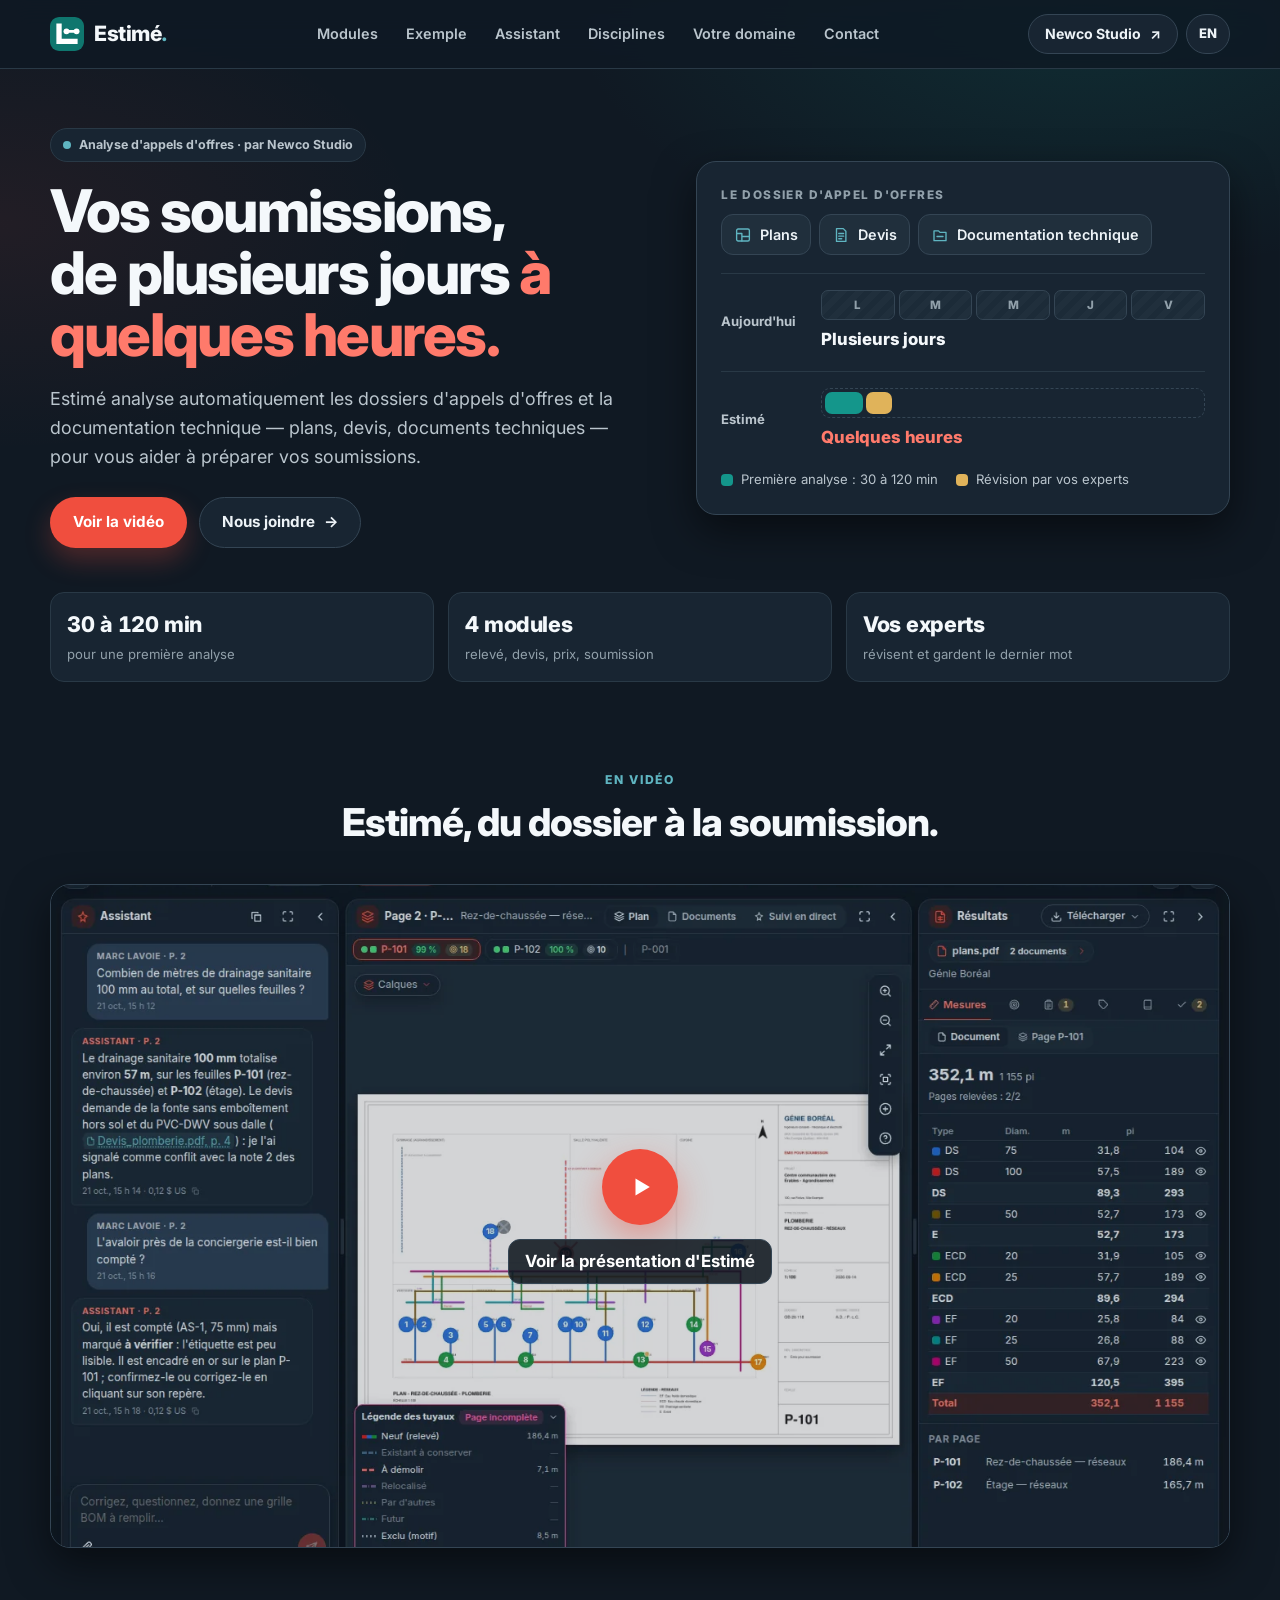
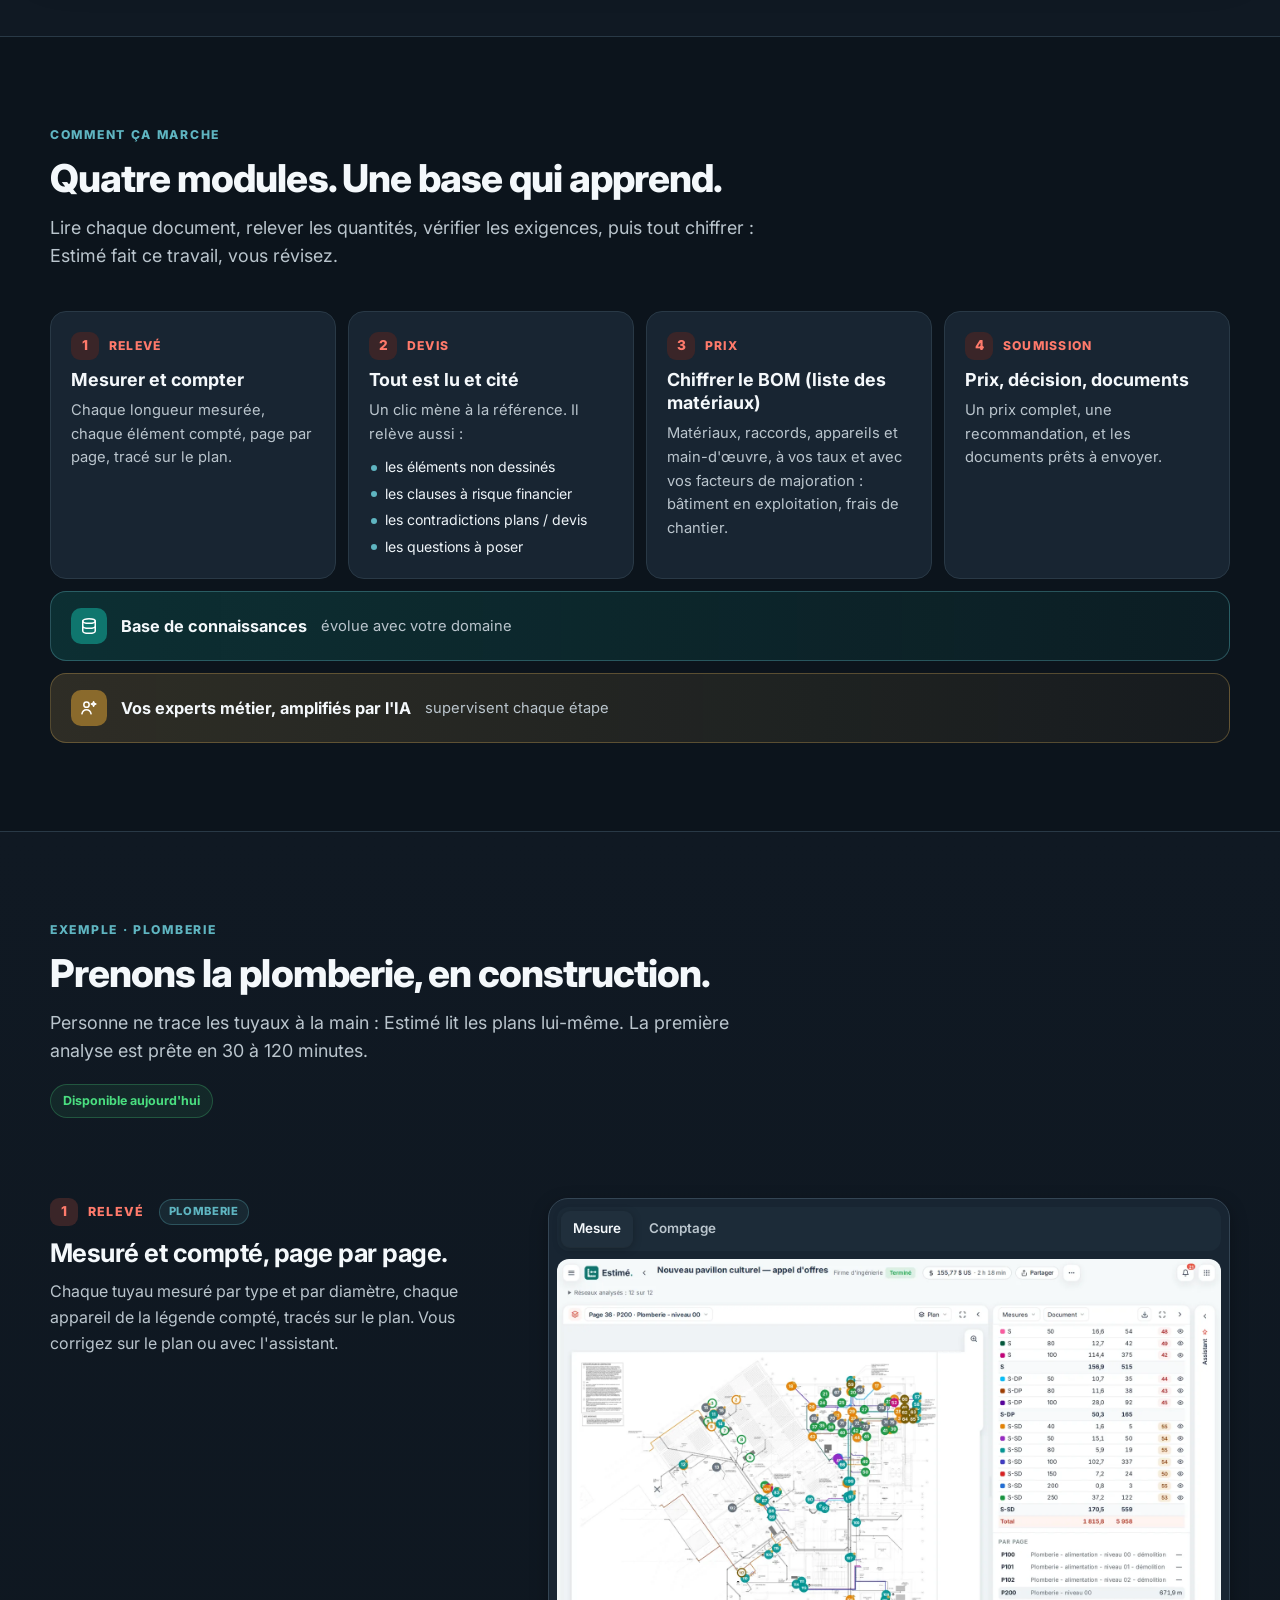
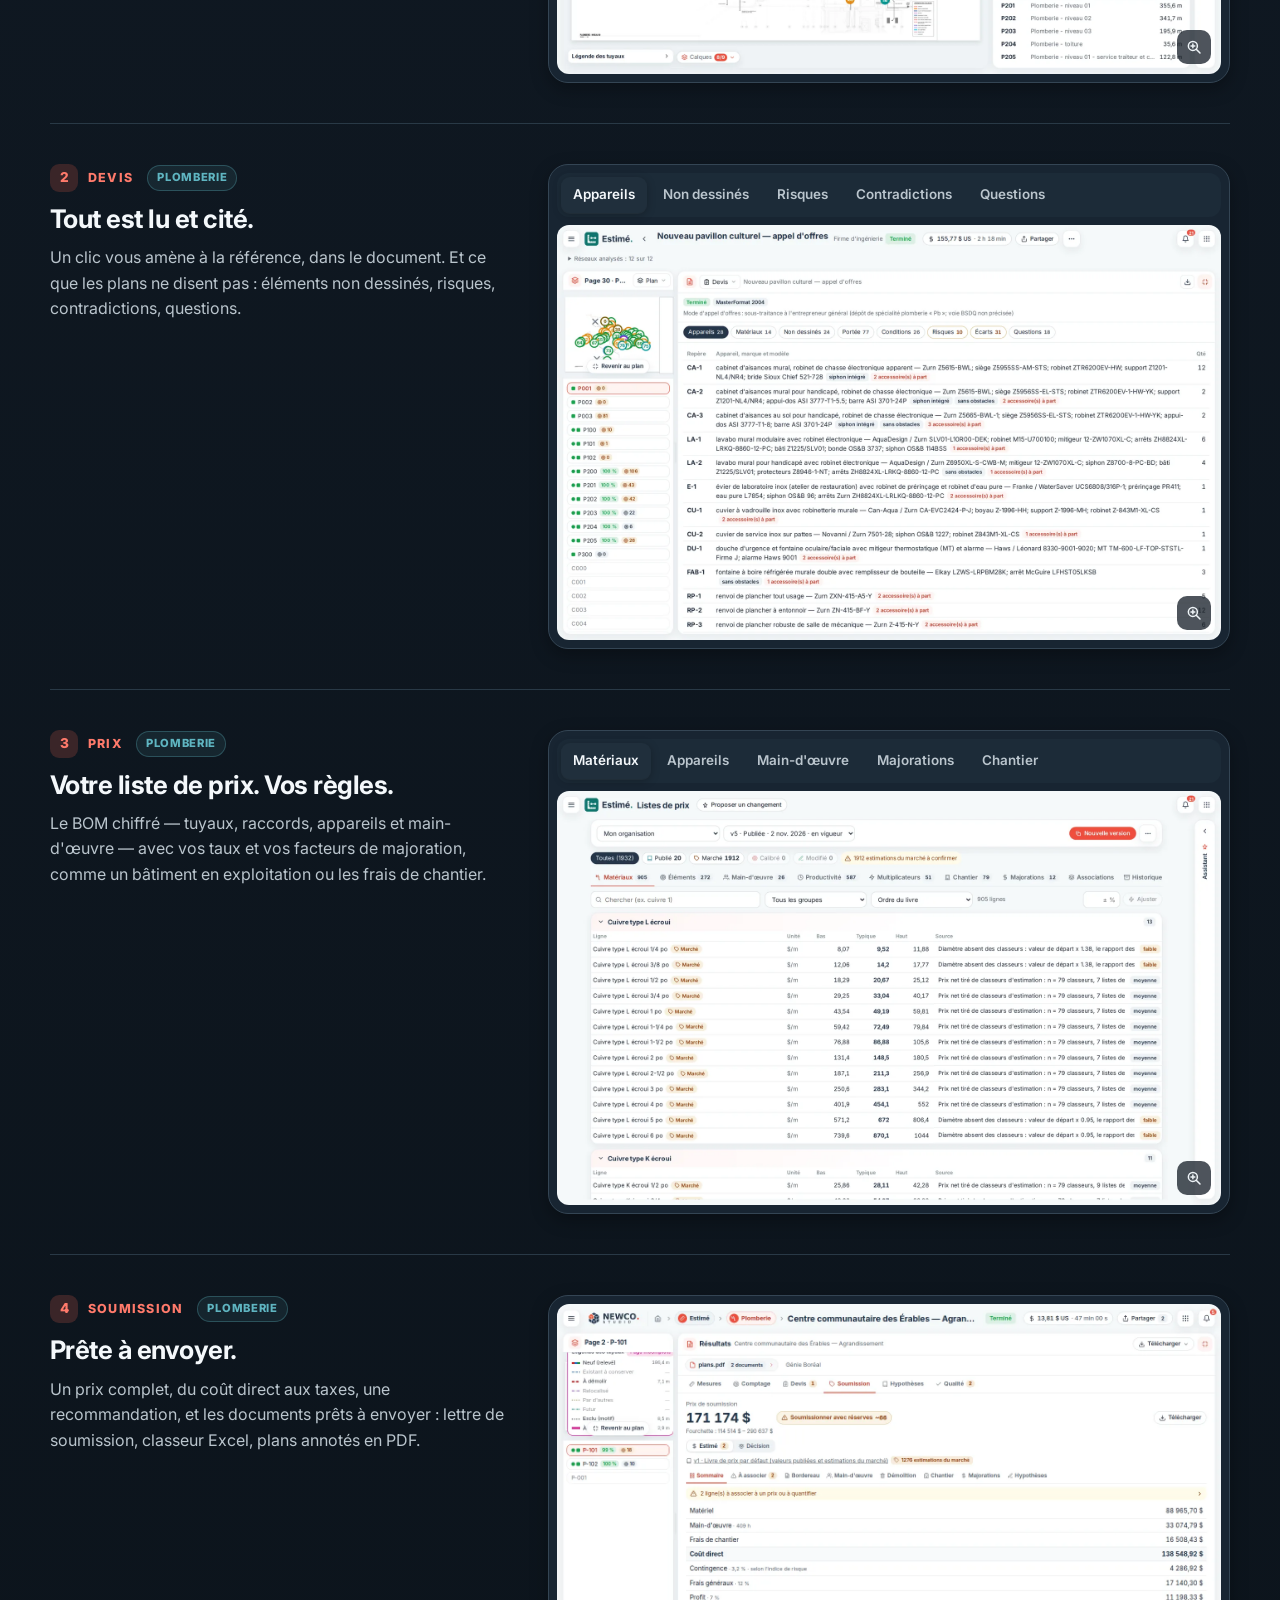
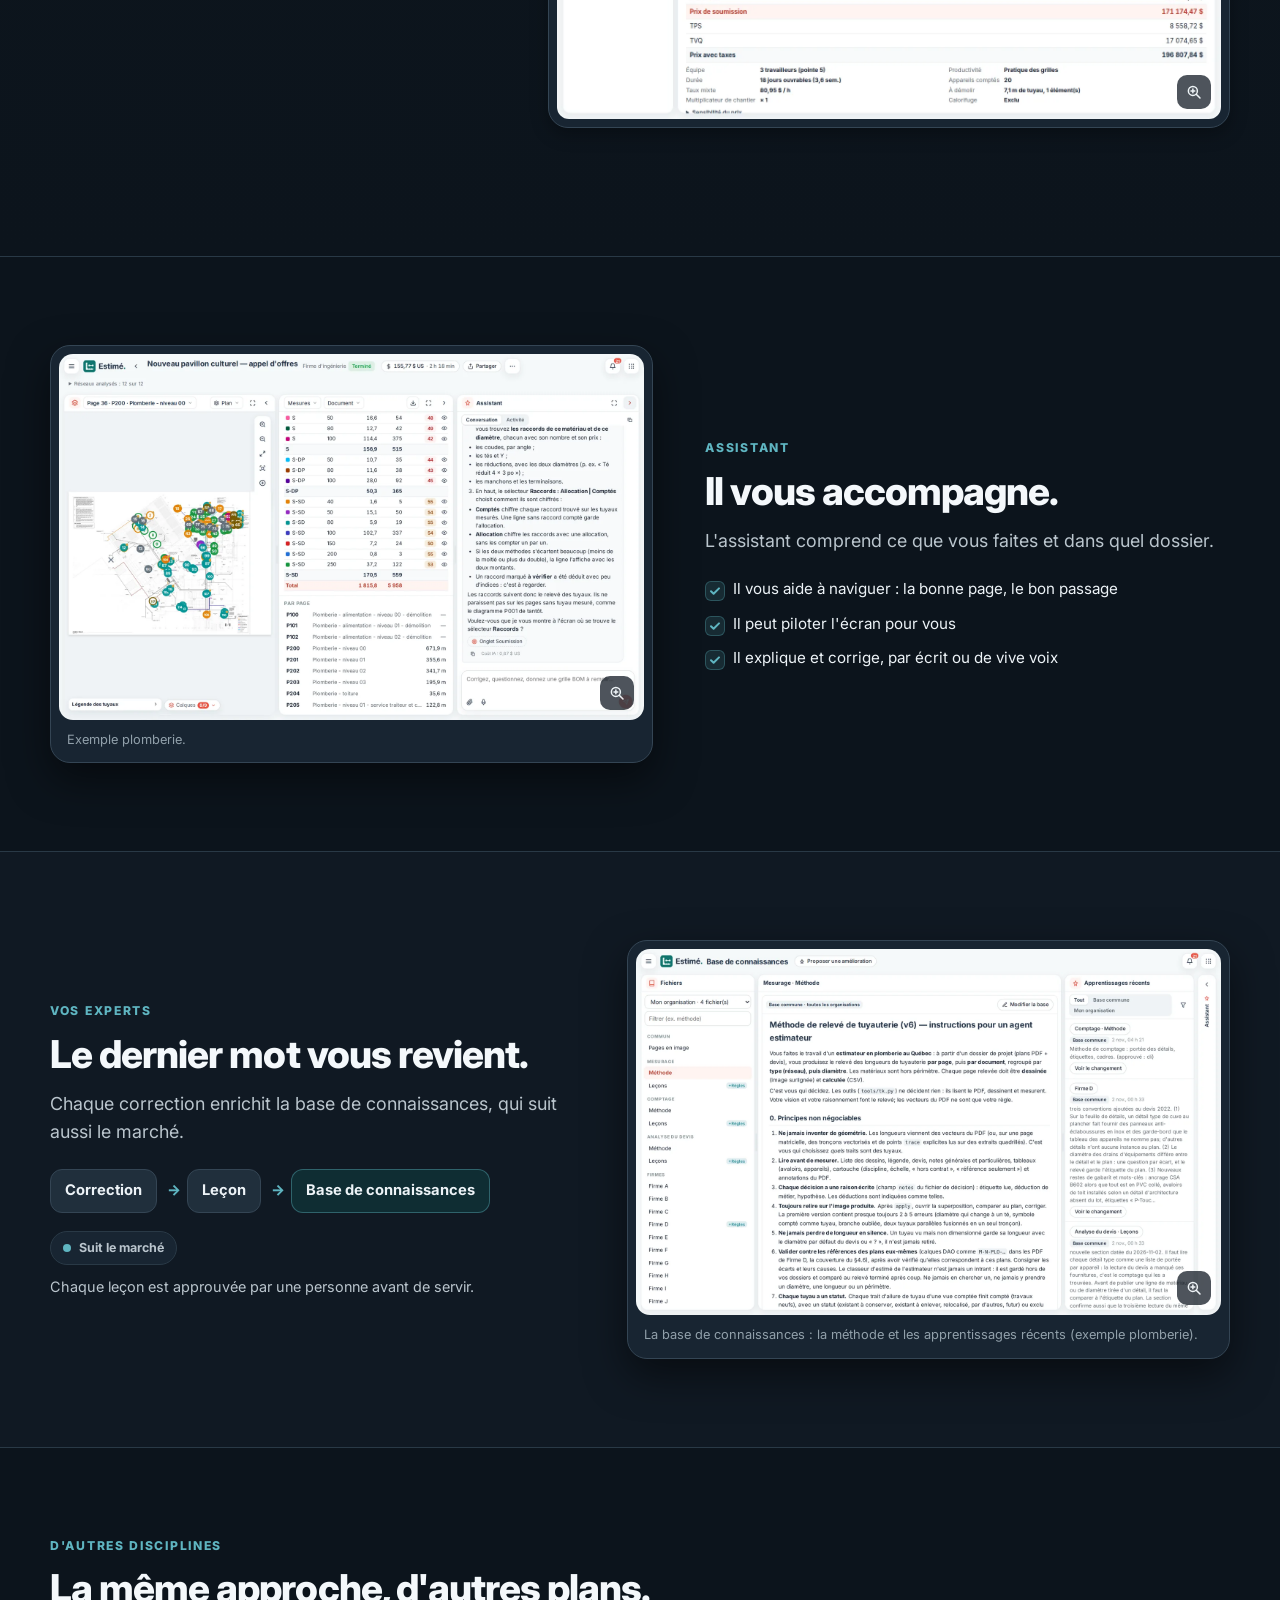
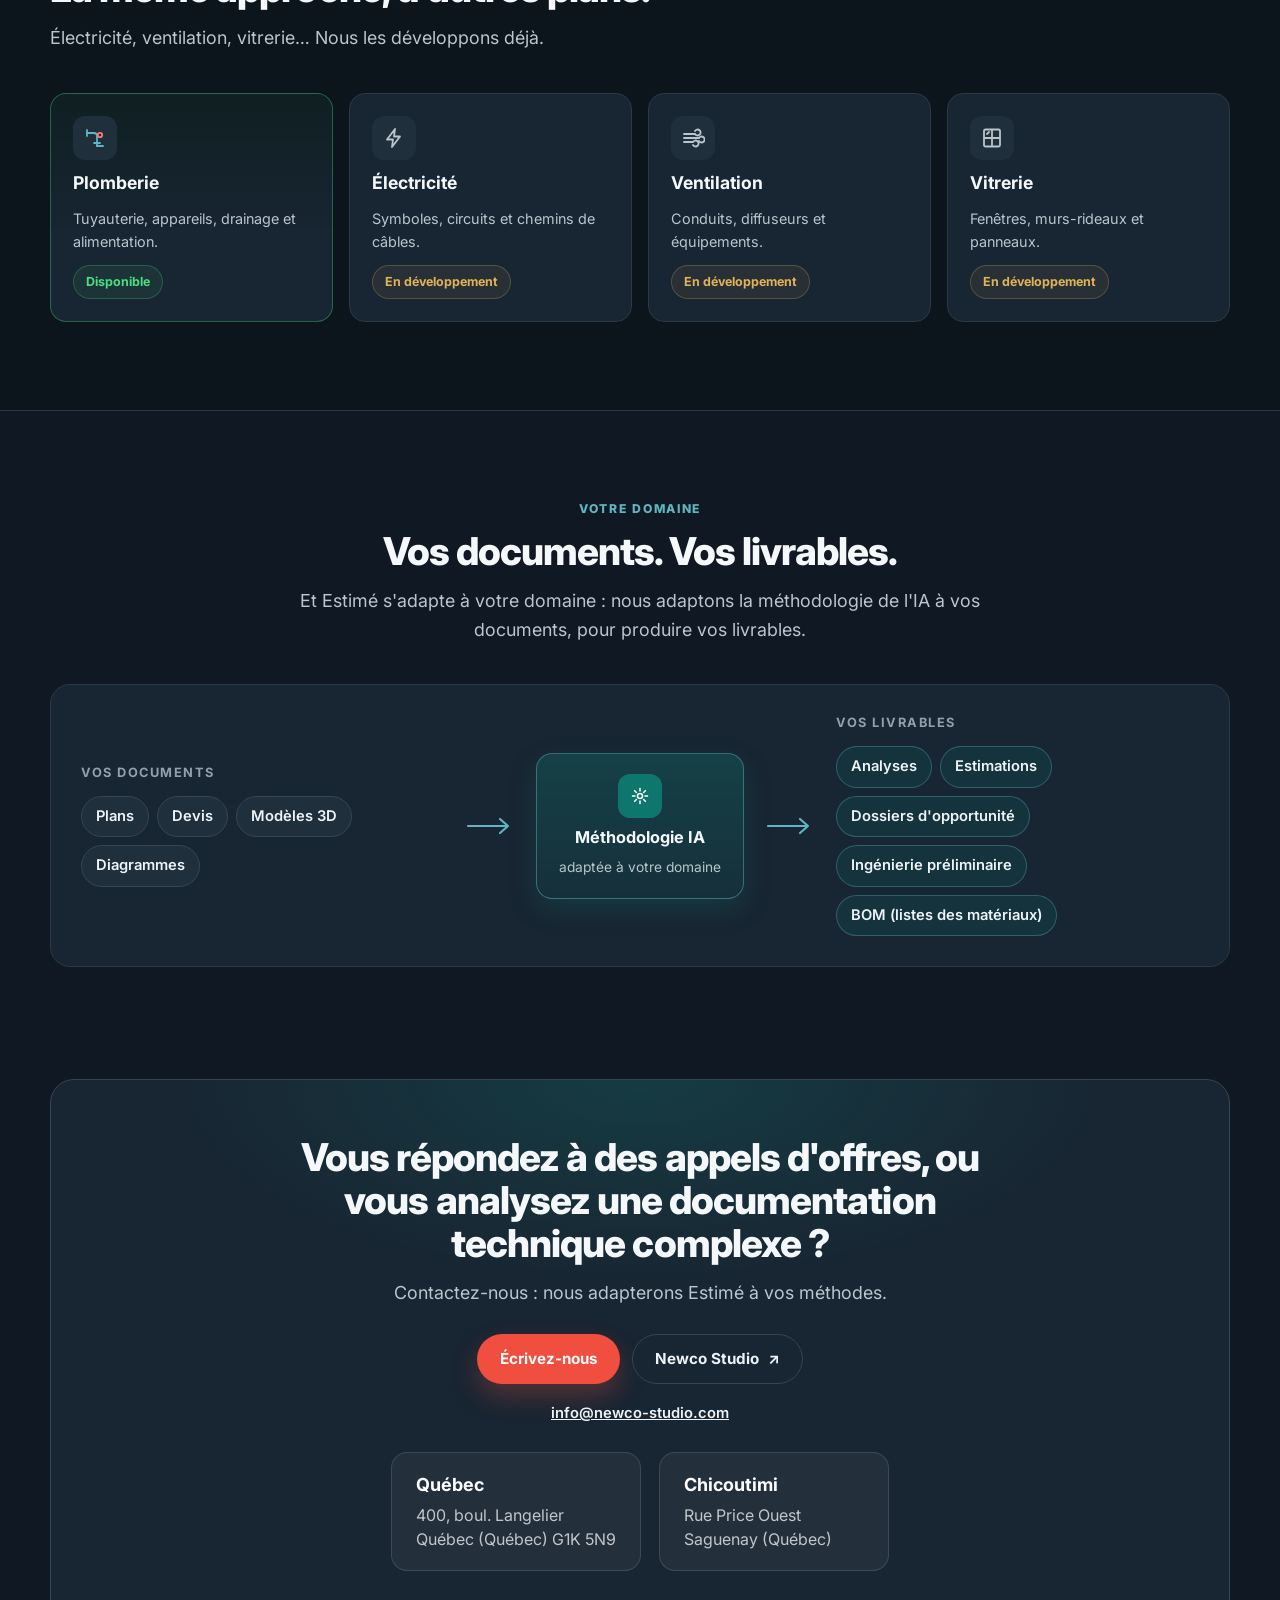
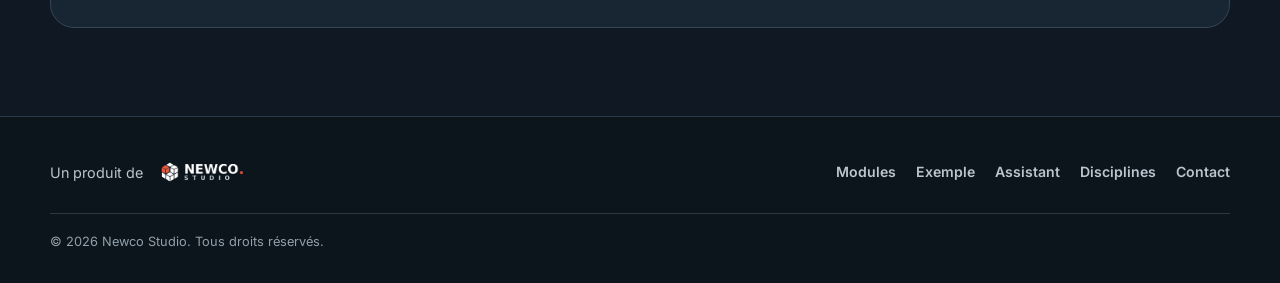
<file: index.html>
<!DOCTYPE html>
<html lang="fr-CA">
<head>
<meta charset="utf-8">
<meta name="viewport" content="width=device-width, initial-scale=1">
<title>Estimé — L'analyse automatique des appels d'offres et de la documentation technique</title>
<meta name="description" content="Estimé analyse automatiquement les dossiers d'appels d'offres et la documentation technique — plans, devis, documents techniques — pour préparer vos soumissions : de plusieurs jours à quelques heures. Un produit Newco Studio." data-i18n="content" data-content-en="Estimate automatically analyses tender packages and technical documentation — drawings, specifications, technical documents — to prepare your bids: from several days to a few hours. A Newco Studio product.">
<meta name="theme-color" content="#101923">
<meta name="color-scheme" content="dark">
<link rel="icon" type="image/svg+xml" href="images/estime-icon.svg">
<link rel="icon" type="image/png" sizes="32x32" href="images/favicon-32.png">
<link rel="apple-touch-icon" href="images/apple-touch-icon.png">
<meta property="og:type" content="website">
<meta property="og:site_name" content="Estimé · Newco Studio">
<meta property="og:title" content="Estimé — L'analyse automatique des appels d'offres">
<meta property="og:description" content="Plans, devis et documentation technique analysés automatiquement : vos soumissions, de plusieurs jours à quelques heures.">
<meta property="og:image" content="images/og-image.jpg">
<meta property="og:image:width" content="1200">
<meta property="og:image:height" content="630">
<meta name="twitter:card" content="summary_large_image">
<link rel="preconnect" href="https://fonts.googleapis.com">
<link rel="preconnect" href="https://fonts.gstatic.com" crossorigin>
<link href="https://fonts.googleapis.com/css2?family=Inter:wght@400;500;600;700;800&display=swap" rel="stylesheet">
<link rel="stylesheet" href="styles.css">
</head>
<body data-lang="fr"
  data-title-fr="Estimé — L'analyse automatique des appels d'offres et de la documentation technique"
  data-title-en="Estimate — Automatic analysis of tender packages and technical documentation">
<a class="skip" href="#main"><span class="fr">Aller au contenu</span><span class="en">Skip to content</span></a>

<header class="nav">
  <div class="wrap nav-in">
    <a class="logo" href="index.html"><img src="images/estime-icon.svg" alt="" width="34" height="34"><span class="fr">Estimé<span class="p">.</span></span><span class="en">Estimate<span class="p">.</span></span></a>
    <nav class="nav-links" id="navLinks" aria-label="Principale" data-i18n="aria-label" data-aria-label-en="Main">
      <a href="#modules">Modules</a>
      <a href="#example"><span class="fr">Exemple</span><span class="en">Example</span></a>
      <a href="#assistant">Assistant</a>
      <a href="#disciplines">Disciplines</a>
      <a href="#field"><span class="fr">Votre domaine</span><span class="en">Your field</span></a>
      <a href="#contact">Contact</a>
    </nav>
    <div class="nav-right">
      <a class="btn btn-ghost btn-sm ext newco" data-ext="NEWCO_URL" href="#contact">Newco Studio</a>
      <button class="lang" id="langBtn" type="button" lang="en" aria-label="English version">EN</button>
      <button class="menu-btn" id="menuBtn" type="button" aria-controls="navLinks" aria-expanded="false" aria-label="Menu"><span></span><span></span><span></span></button>
    </div>
  </div>
</header>

<main id="main">

<!-- 1. HERO -->
<section class="hero">
  <div class="wrap">
    <div class="hero-grid">
      <div>
        <span class="chip"><span class="dot"></span><span class="fr">Analyse d'appels d'offres · par Newco Studio</span><span class="en">Tender analysis · by Newco Studio</span></span>
        <h1><span class="fr">Vos soumissions,<br> de plusieurs jours <span class="hl">à quelques heures.</span></span><span class="en">Your bids,<br> from several days <span class="hl">to a few hours.</span></span></h1>
        <p class="lead"><span class="fr">Estimé analyse automatiquement les dossiers d'appels d'offres et la documentation technique — plans, devis, documents techniques — pour vous aider à préparer vos soumissions.</span><span class="en">Estimate automatically analyses tender packages and technical documentation — drawings, specifications, technical documents — to help you prepare your bids.</span></p>
        <div class="actions">
          <a class="btn btn-primary" href="#video"><span class="fr">Voir la vidéo</span><span class="en">Watch the video</span></a>
          <a class="btn btn-ghost arrow" href="#contact"><span class="fr">Nous joindre</span><span class="en">Contact us</span></a>
        </div>
      </div>

      <figure class="hv">
        <div class="hv-k"><span class="fr">Le dossier d'appel d'offres</span><span class="en">The tender package</span></div>
        <ul class="hv-docs">
          <li><svg viewBox="0 0 24 24" aria-hidden="true"><rect x="3.5" y="4" width="17" height="16" rx="2"/><path d="M3.5 10h7v10M10.5 14h10"/></svg><span class="fr">Plans</span><span class="en">Drawings</span></li>
          <li><svg viewBox="0 0 24 24" aria-hidden="true"><path d="M6 3.5h9l3.5 3.5v13.5H6z"/><path d="M9 10h6.5M9 13.5h6.5M9 17h4"/></svg><span class="fr">Devis</span><span class="en">Specifications</span></li>
          <li><svg viewBox="0 0 24 24" aria-hidden="true"><path d="M4 6.5h6l2 2h8v11H4z"/><path d="M8 14h8"/></svg><span class="fr">Documentation technique</span><span class="en">Technical documents</span></li>
        </ul>
        <div class="hv-row">
          <div class="hv-l"><span class="fr">Aujourd'hui</span><span class="en">Today</span></div>
          <div class="hv-days" aria-hidden="true"><i><span class="fr">L</span><span class="en">M</span></i><i><span class="fr">M</span><span class="en">T</span></i><i><span class="fr">M</span><span class="en">W</span></i><i><span class="fr">J</span><span class="en">T</span></i><i><span class="fr">V</span><span class="en">F</span></i></div>
          <b><span class="fr">Plusieurs jours</span><span class="en">Several days</span></b>
        </div>
        <div class="hv-row now">
          <div class="hv-l"><span class="fr">Estimé</span><span class="en">Estimate</span></div>
          <div class="hv-bar" aria-hidden="true"><span class="a"></span><span class="r"></span></div>
          <b><span class="fr">Quelques heures</span><span class="en">A few hours</span></b>
        </div>
        <figcaption class="hv-key">
          <span><i class="a"></i><span class="fr">Première analyse : 30 à 120 min</span><span class="en">First analysis: 30–120 min</span></span>
          <span><i class="r"></i><span class="fr">Révision par vos experts</span><span class="en">Reviewed by your experts</span></span>
        </figcaption>
      </figure>
    </div>

    <ul class="stats">
      <li class="stat"><b><span class="fr">30 à 120 min</span><span class="en">30–120 min</span></b><span class="fr">pour une première analyse</span><span class="en">for a first analysis</span></li>
      <li class="stat"><b>4 modules</b><span class="fr">relevé, devis, prix, soumission</span><span class="en">takeoff, specification, pricing, bid</span></li>
      <li class="stat"><b><span class="fr">Vos experts</span><span class="en">Your experts</span></b><span class="fr">révisent et gardent le dernier mot</span><span class="en">review and keep the final say</span></li>
    </ul>
  </div>
</section>

<!-- 2. VIDEO -->
<section id="video" style="padding-top:24px">
  <div class="wrap">
    <div class="head center reveal">
      <div class="kicker"><span class="fr">En vidéo</span><span class="en">On video</span></div>
      <h2><span class="fr">Estimé, du dossier à la soumission.</span><span class="en">Estimate, from the package to the bid.</span></h2>
    </div>
    <figure class="vid reveal" data-video-fr="videos/estime-fr.mp4" data-video-en="videos/estime-en.mp4">
      <video preload="none" playsinline controls width="1600" height="1000"
        poster="images/shots/workspace-dark-fr.webp" data-poster-en="images/shots/workspace-dark-en.webp"
        aria-label="Vidéo explicative d'Estimé" data-aria-label-en="Estimate explainer video" data-i18n="poster aria-label">
        <source src="videos/estime-fr.mp4" type="video/mp4">
      </video>
      <button class="vid-play" type="button">
        <span class="pb" aria-hidden="true"><svg viewBox="0 0 20 20"><path d="M5 3.5v13l11-6.5z" fill="#fff"/></svg></span>
        <span><span class="fr">Voir la présentation d'Estimé</span><span class="en">Watch the Estimate overview</span>
          <small class="when-soon"><span class="fr">Vidéo bientôt disponible</span><span class="en">Video coming soon</span></small></span>
      </button>
    </figure>
  </div>
</section>

<!-- 3. HOW IT WORKS: four modules on a knowledge base -->
<section id="modules" class="band">
  <div class="wrap">
    <div class="head reveal">
      <div class="kicker"><span class="fr">Comment ça marche</span><span class="en">How it works</span></div>
      <h2><span class="fr">Quatre modules. Une base qui apprend.</span><span class="en">Four modules. A base that learns.</span></h2>
      <p class="lead"><span class="fr">Lire chaque document, relever les quantités, vérifier les exigences, puis tout chiffrer : Estimé fait ce travail, vous révisez.</span><span class="en">Reading every document, taking off quantities, checking requirements, then pricing it all: Estimate does this work, you review.</span></p>
    </div>

    <div class="stack reveal">
      <ol class="mods">
        <li>
          <div class="mi"><i>1</i><span class="fr">Relevé</span><span class="en">Takeoff</span></div>
          <h3><span class="fr">Mesurer et compter</span><span class="en">Measure and count</span></h3>
          <p><span class="fr">Chaque longueur mesurée, chaque élément compté, page par page, tracé sur le plan.</span><span class="en">Every length measured, every item counted, page by page, drawn on the plan.</span></p>
        </li>
        <li>
          <div class="mi"><i>2</i><span class="fr">Devis</span><span class="en">Specification</span></div>
          <h3><span class="fr">Tout est lu et cité</span><span class="en">Everything read and cited</span></h3>
          <p><span class="fr">Un clic mène à la référence. Il relève aussi :</span><span class="en">One click to the reference. It also finds:</span></p>
          <ul class="dots">
            <li><span class="fr">les éléments non dessinés</span><span class="en">undrawn items</span></li>
            <li><span class="fr">les clauses à risque financier</span><span class="en">financial-risk clauses</span></li>
            <li><span class="fr">les contradictions plans / devis</span><span class="en">drawing / spec contradictions</span></li>
            <li><span class="fr">les questions à poser</span><span class="en">the questions to ask</span></li>
          </ul>
        </li>
        <li>
          <div class="mi"><i>3</i><span class="fr">Prix</span><span class="en">Pricing</span></div>
          <h3><span class="fr">Chiffrer le BOM (liste des matériaux)</span><span class="en">Price the bill of materials (BOM)</span></h3>
          <p><span class="fr">Matériaux, raccords, appareils et main-d'œuvre, à vos taux et avec vos facteurs de majoration : bâtiment en exploitation, frais de chantier.</span><span class="en">Materials, fittings, fixtures and labour, at your rates and with your markup factors: occupied building, site costs.</span></p>
        </li>
        <li>
          <div class="mi"><i>4</i><span class="fr">Soumission</span><span class="en">Bid</span></div>
          <h3><span class="fr">Prix, décision, documents</span><span class="en">Price, decision, documents</span></h3>
          <p><span class="fr">Un prix complet, une recommandation, et les documents prêts à envoyer.</span><span class="en">A complete price, a recommendation, and documents ready to send.</span></p>
        </li>
      </ol>
      <div class="base">
        <span class="bi" aria-hidden="true"><svg viewBox="0 0 24 24"><ellipse cx="12" cy="6" rx="7.5" ry="2.8"/><path d="M4.5 6v6c0 1.5 3.4 2.8 7.5 2.8s7.5-1.3 7.5-2.8V6M4.5 12v6c0 1.5 3.4 2.8 7.5 2.8s7.5-1.3 7.5-2.8v-6"/></svg></span>
        <b><span class="fr">Base de connaissances</span><span class="en">Knowledge base</span></b>
        <span><span class="fr">évolue avec votre domaine</span><span class="en">evolves with your field</span></span>
      </div>
      <div class="base experts">
        <span class="bi" aria-hidden="true"><svg viewBox="0 0 24 24"><circle cx="9" cy="8" r="3.2"/><path d="M3.5 19c.6-3.2 2.8-5 5.5-5s4.9 1.8 5.5 5"/><path d="M17.5 4.5l.8 1.9 1.9.8-1.9.8-.8 1.9-.8-1.9-1.9-.8 1.9-.8z"/></svg></span>
        <b><span class="fr">Vos experts métier, amplifiés par l'IA</span><span class="en">Your experts, amplified by AI</span></b>
        <span><span class="fr">supervisent chaque étape</span><span class="en">supervise every step</span></span>
      </div>
    </div>
  </div>
</section>

<!-- 4. WORKED EXAMPLE: PLUMBING -->
<section id="example" class="modules">
  <div class="wrap">
    <div class="head reveal">
      <div class="kicker"><span class="fr">Exemple · Plomberie</span><span class="en">Example · Plumbing</span></div>
      <h2><span class="fr">Prenons la plomberie, en construction.</span><span class="en">Take plumbing, in construction.</span></h2>
      <p class="lead"><span class="fr">Personne ne trace les tuyaux à la main : Estimé lit les plans lui-même. La première analyse est prête en 30 à 120 minutes.</span><span class="en">Nobody traces pipes by hand: Estimate reads the drawings itself. The first analysis is ready in 30 to 120 minutes.</span></p>
      <p class="avail"><span class="chip ok"><span class="fr">Disponible aujourd'hui</span><span class="en">Available today</span></span></p>
    </div>

    <!-- Module 1 -->
    <article class="module reveal">
      <div>
        <div class="num"><i>1</i><span class="fr">Relevé</span><span class="en">Takeoff</span><span class="ex"><span class="fr">Plomberie</span><span class="en">Plumbing</span></span></div>
        <h3><span class="fr">Mesuré et compté, page par page.</span><span class="en">Measured and counted, page by page.</span></h3>
        <p><span class="fr">Chaque tuyau mesuré par type et par diamètre, chaque appareil de la légende compté, tracés sur le plan. Vous corrigez sur le plan ou avec l'assistant.</span><span class="en">Every pipe measured by type and diameter, every legend fixture counted, drawn on the plan. You correct on the drawing or with the assistant.</span></p>
      </div>
      <div class="viewer">
        <div class="tabs" role="tablist" aria-label="Captures du relevé" data-i18n="aria-label" data-aria-label-en="Takeoff screenshots">
          <button role="tab" id="t-m1a" aria-controls="p-m1a" aria-selected="true"><span class="fr">Mesure</span><span class="en">Measurement</span></button>
          <button role="tab" id="t-m1b" aria-controls="p-m1b" aria-selected="false" tabindex="-1"><span class="fr">Comptage</span><span class="en">Count</span></button>
        </div>
        <div class="panel" role="tabpanel" id="p-m1a" aria-labelledby="t-m1a">
          <button class="zoom" type="button" aria-label="Agrandir la capture" data-i18n="aria-label" data-aria-label-en="Enlarge the screenshot"><img src="images/shots/plan-measure-fr.webp" data-src-en="images/shots/plan-measure-en.webp" data-i18n="src alt" loading="lazy" width="1600" height="1000" alt="Exemple plomberie, relevé : les longueurs de tuyaux par type et diamètre sur le plan" data-alt-en="Plumbing example, takeoff: pipe lengths by type and diameter on the drawing"></button>
        </div>
        <div class="panel" role="tabpanel" id="p-m1b" aria-labelledby="t-m1b" hidden>
          <button class="zoom" type="button" aria-label="Agrandir la capture" data-i18n="aria-label" data-aria-label-en="Enlarge the screenshot"><img src="images/shots/plan-count-fr.webp" data-src-en="images/shots/plan-count-en.webp" data-i18n="src alt" loading="lazy" width="1600" height="1000" alt="Exemple plomberie, comptage : les appareils de la légende comptés sur le plan" data-alt-en="Plumbing example, count: the legend fixtures counted on the drawing"></button>
        </div>
      </div>
    </article>

    <!-- Module 2 -->
    <article class="module reveal">
      <div>
        <div class="num"><i>2</i><span class="fr">Devis</span><span class="en">Specification</span><span class="ex"><span class="fr">Plomberie</span><span class="en">Plumbing</span></span></div>
        <h3><span class="fr">Tout est lu et cité.</span><span class="en">Everything read and cited.</span></h3>
        <p><span class="fr">Un clic vous amène à la référence, dans le document. Et ce que les plans ne disent pas : éléments non dessinés, risques, contradictions, questions.</span><span class="en">One click takes you to the reference, in the document. And what the drawings don't say: undrawn items, risks, contradictions, questions.</span></p>
      </div>
      <div class="viewer">
        <div class="tabs" role="tablist" aria-label="Captures de l'analyse du devis" data-i18n="aria-label" data-aria-label-en="Specification analysis screenshots">
          <button role="tab" id="t-m2a" aria-controls="p-m2a" aria-selected="true"><span class="fr">Appareils</span><span class="en">Fixtures</span></button>
          <button role="tab" id="t-m2b" aria-controls="p-m2b" aria-selected="false" tabindex="-1"><span class="fr">Non dessinés</span><span class="en">Undrawn</span></button>
          <button role="tab" id="t-m2c" aria-controls="p-m2c" aria-selected="false" tabindex="-1"><span class="fr">Risques</span><span class="en">Risks</span></button>
          <button role="tab" id="t-m2d" aria-controls="p-m2d" aria-selected="false" tabindex="-1"><span class="fr">Contradictions</span><span class="en">Conflicts</span></button>
          <button role="tab" id="t-m2e" aria-controls="p-m2e" aria-selected="false" tabindex="-1">Questions</button>
        </div>
        <div class="panel" role="tabpanel" id="p-m2a" aria-labelledby="t-m2a">
          <button class="zoom" type="button" aria-label="Agrandir la capture" data-i18n="aria-label" data-aria-label-en="Enlarge the screenshot"><img src="images/shots/spec-fixtures-fr.webp" data-src-en="images/shots/spec-fixtures-en.webp" data-i18n="src alt" loading="lazy" width="1600" height="1000" alt="Exemple plomberie, devis : les appareils exigés, chacun cité à sa page" data-alt-en="Plumbing example, specification: the required fixtures, each cited to its page"></button>
        </div>
        <div class="panel" role="tabpanel" id="p-m2b" aria-labelledby="t-m2b" hidden>
          <button class="zoom" type="button" aria-label="Agrandir la capture" data-i18n="aria-label" data-aria-label-en="Enlarge the screenshot"><img src="images/shots/spec-undrawn-fr.webp" data-src-en="images/shots/spec-undrawn-en.webp" data-i18n="src alt" loading="lazy" width="1600" height="1000" alt="Exemple plomberie, devis : les éléments exigés mais non dessinés sur les plans" data-alt-en="Plumbing example, specification: items required but not drawn"></button>
        </div>
        <div class="panel" role="tabpanel" id="p-m2c" aria-labelledby="t-m2c" hidden>
          <button class="zoom" type="button" aria-label="Agrandir la capture" data-i18n="aria-label" data-aria-label-en="Enlarge the screenshot"><img src="images/shots/spec-risks-fr.webp" data-src-en="images/shots/spec-risks-en.webp" data-i18n="src alt" loading="lazy" width="1600" height="1000" alt="Exemple plomberie, devis : les clauses à risque financier, classées par gravité" data-alt-en="Plumbing example, specification: clauses carrying financial risk, ranked by severity"></button>
        </div>
        <div class="panel" role="tabpanel" id="p-m2d" aria-labelledby="t-m2d" hidden>
          <button class="zoom" type="button" aria-label="Agrandir la capture" data-i18n="aria-label" data-aria-label-en="Enlarge the screenshot"><img src="images/shots/spec-conflicts-fr.webp" data-src-en="images/shots/spec-conflicts-en.webp" data-i18n="src alt" loading="lazy" width="1600" height="1000" alt="Exemple plomberie, devis : les contradictions entre les plans et le devis" data-alt-en="Plumbing example, specification: contradictions between drawings and specification"></button>
        </div>
        <div class="panel" role="tabpanel" id="p-m2e" aria-labelledby="t-m2e" hidden>
          <button class="zoom" type="button" aria-label="Agrandir la capture" data-i18n="aria-label" data-aria-label-en="Enlarge the screenshot"><img src="images/shots/spec-questions-fr.webp" data-src-en="images/shots/spec-questions-en.webp" data-i18n="src alt" loading="lazy" width="1600" height="1000" alt="Exemple plomberie, devis : les questions à poser avant de soumissionner" data-alt-en="Plumbing example, specification: the questions to ask before bidding"></button>
        </div>
      </div>
    </article>

    <!-- Module 3 -->
    <article class="module reveal">
      <div>
        <div class="num"><i>3</i><span class="fr">Prix</span><span class="en">Pricing</span><span class="ex"><span class="fr">Plomberie</span><span class="en">Plumbing</span></span></div>
        <h3><span class="fr">Votre liste de prix. Vos règles.</span><span class="en">Your price list. Your rules.</span></h3>
        <p><span class="fr">Le BOM chiffré — tuyaux, raccords, appareils et main-d'œuvre — avec vos taux et vos facteurs de majoration, comme un bâtiment en exploitation ou les frais de chantier.</span><span class="en">The BOM priced — pipes, fittings, fixtures and labour — with your rates and your markup factors, such as an occupied building or site costs.</span></p>
      </div>
      <div class="viewer">
        <div class="tabs" role="tablist" aria-label="Captures des listes de prix" data-i18n="aria-label" data-aria-label-en="Price list screenshots">
          <button role="tab" id="t-m3a" aria-controls="p-m3a" aria-selected="true"><span class="fr">Matériaux</span><span class="en">Materials</span></button>
          <button role="tab" id="t-m3b" aria-controls="p-m3b" aria-selected="false" tabindex="-1"><span class="fr">Appareils</span><span class="en">Fixtures</span></button>
          <button role="tab" id="t-m3c" aria-controls="p-m3c" aria-selected="false" tabindex="-1"><span class="fr">Main-d'œuvre</span><span class="en">Labour</span></button>
          <button role="tab" id="t-m3d" aria-controls="p-m3d" aria-selected="false" tabindex="-1"><span class="fr">Majorations</span><span class="en">Markups</span></button>
          <button role="tab" id="t-m3e" aria-controls="p-m3e" aria-selected="false" tabindex="-1"><span class="fr">Chantier</span><span class="en">Site</span></button>
        </div>
        <div class="panel" role="tabpanel" id="p-m3a" aria-labelledby="t-m3a">
          <button class="zoom" type="button" aria-label="Agrandir la capture" data-i18n="aria-label" data-aria-label-en="Enlarge the screenshot"><img src="images/shots/prices-materials-fr.webp" data-src-en="images/shots/prices-materials-en.webp" data-i18n="src alt" loading="lazy" width="1600" height="1000" alt="Exemple plomberie, prix : les matériaux par diamètre, avec leur source" data-alt-en="Plumbing example, pricing: materials by diameter, with their source"></button>
        </div>
        <div class="panel" role="tabpanel" id="p-m3b" aria-labelledby="t-m3b" hidden>
          <button class="zoom" type="button" aria-label="Agrandir la capture" data-i18n="aria-label" data-aria-label-en="Enlarge the screenshot"><img src="images/shots/prices-items-fr.webp" data-src-en="images/shots/prices-items-en.webp" data-i18n="src alt" loading="lazy" width="1600" height="1000" alt="Exemple plomberie, prix : les appareils sanitaires" data-alt-en="Plumbing example, pricing: plumbing fixtures"></button>
        </div>
        <div class="panel" role="tabpanel" id="p-m3c" aria-labelledby="t-m3c" hidden>
          <button class="zoom" type="button" aria-label="Agrandir la capture" data-i18n="aria-label" data-aria-label-en="Enlarge the screenshot"><img src="images/shots/prices-labour-fr.webp" data-src-en="images/shots/prices-labour-en.webp" data-i18n="src alt" loading="lazy" width="1600" height="1000" alt="Exemple plomberie, prix : les taux horaires de la main-d'œuvre" data-alt-en="Plumbing example, pricing: labour hourly rates"></button>
        </div>
        <div class="panel" role="tabpanel" id="p-m3d" aria-labelledby="t-m3d" hidden>
          <button class="zoom" type="button" aria-label="Agrandir la capture" data-i18n="aria-label" data-aria-label-en="Enlarge the screenshot"><img src="images/shots/prices-multipliers-fr.webp" data-src-en="images/shots/prices-multipliers-en.webp" data-i18n="src alt" loading="lazy" width="1600" height="1000" alt="Exemple plomberie, prix : les facteurs de majoration, comme un bâtiment en exploitation" data-alt-en="Plumbing example, pricing: markup factors, such as an occupied building"></button>
        </div>
        <div class="panel" role="tabpanel" id="p-m3e" aria-labelledby="t-m3e" hidden>
          <button class="zoom" type="button" aria-label="Agrandir la capture" data-i18n="aria-label" data-aria-label-en="Enlarge the screenshot"><img src="images/shots/prices-site-fr.webp" data-src-en="images/shots/prices-site-en.webp" data-i18n="src alt" loading="lazy" width="1600" height="1000" alt="Exemple plomberie, prix : les frais de chantier" data-alt-en="Plumbing example, pricing: site costs"></button>
        </div>
      </div>
    </article>

    <!-- Module 4 -->
    <article class="module reveal">
      <div>
        <div class="num"><i>4</i><span class="fr">Soumission</span><span class="en">Bid</span><span class="ex"><span class="fr">Plomberie</span><span class="en">Plumbing</span></span></div>
        <h3><span class="fr">Prête à envoyer.</span><span class="en">Ready to send.</span></h3>
        <p><span class="fr">Un prix complet, du coût direct aux taxes, une recommandation, et les documents prêts à envoyer : lettre de soumission, classeur Excel, plans annotés en PDF.</span><span class="en">A complete price, from direct cost to taxes, a recommendation, and documents ready to send: bid letter, Excel workbook, annotated PDF drawings.</span></p>
      </div>
      <div class="viewer">
        <div class="panel">
          <button class="zoom" type="button" aria-label="Agrandir la capture" data-i18n="aria-label" data-aria-label-en="Enlarge the screenshot"><img src="images/shots/bid-fr.webp" data-src-en="images/shots/bid-en.webp" data-i18n="src alt" loading="lazy" width="1440" height="900" alt="Exemple plomberie, soumission : le sommaire du prix, du coût direct aux taxes, et la recommandation" data-alt-en="Plumbing example, bid: the price summary, from direct cost to taxes, and the recommendation"></button>
        </div>
      </div>
    </article>
  </div>
</section>

<!-- 5. ASSISTANT -->
<section id="assistant" class="band">
  <div class="wrap split rev">
    <div class="reveal">
      <div class="kicker">Assistant</div>
      <h2><span class="fr">Il vous accompagne.</span><span class="en">It works alongside you.</span></h2>
      <p class="lead" style="margin:14px 0 22px"><span class="fr">L'assistant comprend ce que vous faites et dans quel dossier.</span><span class="en">The assistant understands what you are doing and in which file.</span></p>
      <ul class="checks">
        <li><span class="fr">Il vous aide à naviguer : la bonne page, le bon passage</span><span class="en">It helps you navigate: the right page, the right passage</span></li>
        <li><span class="fr">Il peut piloter l'écran pour vous</span><span class="en">It can drive the screen for you</span></li>
        <li><span class="fr">Il explique et corrige, par écrit ou de vive voix</span><span class="en">It explains and corrects, in writing or by voice</span></li>
      </ul>
    </div>
    <figure class="frame reveal">
      <button class="zoom" type="button" aria-label="Agrandir la capture" data-i18n="aria-label" data-aria-label-en="Enlarge the screenshot"><img src="images/shots/plan-assistant-fr.webp" data-src-en="images/shots/plan-assistant-en.webp" data-i18n="src alt" loading="lazy" width="1600" height="1000" alt="L'assistant d'Estimé explique le chiffrage des raccords à côté du plan et des résultats" data-alt-en="The Estimate assistant explains fitting pricing next to the drawing and the results"></button>
      <figcaption><span class="fr">Exemple plomberie.</span><span class="en">Plumbing example.</span></figcaption>
    </figure>
  </div>
</section>

<!-- 6. EXPERTS + KNOWLEDGE BASE -->
<section id="experts">
  <div class="wrap split">
    <div class="reveal">
      <div class="kicker"><span class="fr">Vos experts</span><span class="en">Your experts</span></div>
      <h2><span class="fr">Le dernier mot vous revient.</span><span class="en">You keep the final say.</span></h2>
      <p class="lead" style="margin:14px 0 22px"><span class="fr">Chaque correction enrichit la base de connaissances, qui suit aussi le marché.</span><span class="en">Every correction enriches the knowledge base, which also follows the market.</span></p>
      <ol class="loop" aria-label="Le cycle d'apprentissage" data-i18n="aria-label" data-aria-label-en="The learning loop">
        <li><span class="fr">Correction</span><span class="en">Correction</span></li>
        <li><span class="fr">Leçon</span><span class="en">Lesson</span></li>
        <li class="kb"><span class="fr">Base de connaissances</span><span class="en">Knowledge base</span></li>
      </ol>
      <p class="loop-note"><span class="chip"><span class="dot"></span><span class="fr">Suit le marché</span><span class="en">Follows the market</span></span><span class="fr">Chaque leçon est approuvée par une personne avant de servir.</span><span class="en">Every lesson is approved by a person before it is used.</span></p>
    </div>
    <figure class="frame reveal">
      <button class="zoom" type="button" aria-label="Agrandir la capture" data-i18n="aria-label" data-aria-label-en="Enlarge the screenshot"><img src="images/shots/kb-method-fr.webp" data-src-en="images/shots/kb-method-en.webp" data-i18n="src alt" loading="lazy" width="1600" height="1000" alt="La base de connaissances : la méthode de relevé et les apprentissages récents" data-alt-en="The knowledge base: the takeoff method and recent learnings"></button>
      <figcaption><span class="fr">La base de connaissances : la méthode et les apprentissages récents (exemple plomberie).</span><span class="en">The knowledge base: the method and recent learnings (plumbing example).</span></figcaption>
    </figure>
  </div>
</section>

<!-- 7. OTHER TRADES -->
<section id="disciplines" class="band">
  <div class="wrap">
    <div class="head reveal">
      <div class="kicker"><span class="fr">D'autres disciplines</span><span class="en">Other trades</span></div>
      <h2><span class="fr">La même approche, d'autres plans.</span><span class="en">The same approach, other drawings.</span></h2>
      <p class="lead"><span class="fr">Électricité, ventilation, vitrerie… Nous les développons déjà.</span><span class="en">Electrical, ventilation, glazing… We are already developing them.</span></p>
    </div>
    <ul class="disc">
      <li class="on reveal">
        <div class="di" aria-hidden="true"><svg viewBox="0 0 24 24" fill="none" stroke="#5fb5c1" stroke-width="1.8" stroke-linecap="round" stroke-linejoin="round"><path d="M4 7h7a3 3 0 013 3v10"/><path d="M4 4v6M11 17h6M14 20h6"/><circle cx="17" cy="9" r="2.2" stroke="#ff7a6b"/></svg></div>
        <h3><span class="fr">Plomberie</span><span class="en">Plumbing</span></h3>
        <p><span class="fr">Tuyauterie, appareils, drainage et alimentation.</span><span class="en">Piping, fixtures, drainage and supply.</span></p>
        <span class="chip ok"><span class="fr">Disponible</span><span class="en">Available</span></span>
      </li>
      <li class="reveal">
        <div class="di" aria-hidden="true"><svg viewBox="0 0 24 24" fill="none" stroke="#bac5cd" stroke-width="1.8" stroke-linecap="round" stroke-linejoin="round"><path d="M13 3L5 13.5h6L10 21l8-10.5h-6L13 3z"/></svg></div>
        <h3><span class="fr">Électricité</span><span class="en">Electrical</span></h3>
        <p><span class="fr">Symboles, circuits et chemins de câbles.</span><span class="en">Symbols, circuits and cable trays.</span></p>
        <span class="chip dev"><span class="fr">En développement</span><span class="en">In development</span></span>
      </li>
      <li class="reveal">
        <div class="di" aria-hidden="true"><svg viewBox="0 0 24 24" fill="none" stroke="#bac5cd" stroke-width="1.8" stroke-linecap="round"><path d="M3 8h11a3 3 0 100-3M3 12h15a3 3 0 110 3M3 16h9a3 3 0 110 3"/></svg></div>
        <h3><span class="fr">Ventilation</span><span class="en">Ventilation</span></h3>
        <p><span class="fr">Conduits, diffuseurs et équipements.</span><span class="en">Ducts, diffusers and equipment.</span></p>
        <span class="chip dev"><span class="fr">En développement</span><span class="en">In development</span></span>
      </li>
      <li class="reveal">
        <div class="di" aria-hidden="true"><svg viewBox="0 0 24 24" fill="none" stroke="#bac5cd" stroke-width="1.8" stroke-linejoin="round"><rect x="4" y="3.5" width="16" height="17" rx="1.5"/><path d="M12 3.5v17M4 12h16"/><path d="M7 8l2-2" stroke-linecap="round"/></svg></div>
        <h3><span class="fr">Vitrerie</span><span class="en">Glazing</span></h3>
        <p><span class="fr">Fenêtres, murs-rideaux et panneaux.</span><span class="en">Windows, curtain walls and panels.</span></p>
        <span class="chip dev"><span class="fr">En développement</span><span class="en">In development</span></span>
      </li>
    </ul>
  </div>
</section>

<!-- 8. YOUR FIELD -->
<section id="field">
  <div class="wrap">
    <div class="head center reveal">
      <div class="kicker"><span class="fr">Votre domaine</span><span class="en">Your field</span></div>
      <h2><span class="fr">Vos documents. Vos livrables.</span><span class="en">Your documents. Your deliverables.</span></h2>
      <p class="lead"><span class="fr">Et Estimé s'adapte à votre domaine : nous adaptons la méthodologie de l'IA à vos documents, pour produire vos livrables.</span><span class="en">And Estimate adapts to your field: we adapt the AI methodology to your documents, to produce your deliverables.</span></p>
    </div>
    <div class="field-map reveal">
      <div class="fm-col">
        <h3><span class="fr">Vos documents</span><span class="en">Your documents</span></h3>
        <ul class="tags">
          <li><span class="fr">Plans</span><span class="en">Drawings</span></li>
          <li><span class="fr">Devis</span><span class="en">Specifications</span></li>
          <li><span class="fr">Modèles 3D</span><span class="en">3D models</span></li>
          <li><span class="fr">Diagrammes</span><span class="en">Diagrams</span></li>
        </ul>
      </div>
      <div class="fm-arrow" aria-hidden="true"><svg viewBox="0 0 48 24"><path d="M2 12h40M34 5l8 7-8 7"/></svg></div>
      <div class="fm-core">
        <span class="bi" aria-hidden="true"><svg viewBox="0 0 24 24"><circle cx="12" cy="12" r="3"/><path d="M12 3v3M12 18v3M3 12h3M18 12h3M5.6 5.6l2.1 2.1M16.3 16.3l2.1 2.1M5.6 18.4l2.1-2.1M16.3 7.7l2.1-2.1"/></svg></span>
        <b><span class="fr">Méthodologie IA</span><span class="en">AI methodology</span></b>
        <span><span class="fr">adaptée à votre domaine</span><span class="en">adapted to your field</span></span>
      </div>
      <div class="fm-arrow" aria-hidden="true"><svg viewBox="0 0 48 24"><path d="M2 12h40M34 5l8 7-8 7"/></svg></div>
      <div class="fm-col">
        <h3><span class="fr">Vos livrables</span><span class="en">Your deliverables</span></h3>
        <ul class="tags out">
          <li><span class="fr">Analyses</span><span class="en">Analyses</span></li>
          <li><span class="fr">Estimations</span><span class="en">Estimates</span></li>
          <li><span class="fr">Dossiers d'opportunité</span><span class="en">Opportunity studies</span></li>
          <li><span class="fr">Ingénierie préliminaire</span><span class="en">Preliminary engineering</span></li>
          <li><span class="fr">BOM (listes des matériaux)</span><span class="en">Bills of materials (BOM)</span></li>
        </ul>
      </div>
    </div>
  </div>
</section>

<!-- 9. CONTACT -->
<section id="contact" style="padding-top:24px">
  <div class="wrap">
    <div class="contact-box reveal">
      <h2><span class="fr">Vous répondez à des appels d'offres, ou vous analysez une documentation technique complexe ?</span><span class="en">Do you answer tenders, or analyse complex technical documentation?</span></h2>
      <p class="lead"><span class="fr">Contactez-nous : nous adapterons Estimé à vos méthodes.</span><span class="en">Contact us: we will adapt Estimate to your methods.</span></p>
      <div class="actions">
        <a class="btn btn-primary" href="mailto:info@newco-studio.com?subject=Estim%C3%A9" data-i18n="href" data-href-en="mailto:info@newco-studio.com?subject=Estimate"><span class="fr">Écrivez-nous</span><span class="en">Email us</span></a>
        <a class="btn btn-ghost ext" data-ext="NEWCO_URL" data-ext-path="contact.html" href="mailto:info@newco-studio.com">Newco Studio</a>
      </div>
      <p class="mail"><a href="mailto:info@newco-studio.com">info@newco-studio.com</a></p>
      <div class="offices">
        <address class="office"><b>Québec</b>400, boul. Langelier<br><span class="fr">Québec (Québec)</span><span class="en">Québec City, QC</span> G1K 5N9</address>
        <address class="office"><b>Chicoutimi</b><span class="fr">Rue Price Ouest</span><span class="en">Price Street West</span><br><span class="fr">Saguenay (Québec)</span><span class="en">Saguenay, QC</span></address>
      </div>
    </div>
  </div>
</section>

</main>

<footer class="footer">
  <div class="wrap footer-in">
    <a class="by" data-ext="NEWCO_URL" href="mailto:info@newco-studio.com">
      <span class="fr">Un produit de</span><span class="en">A product by</span>
      <img src="images/newco-wordmark-white.png" alt="Newco Studio" width="931" height="306" loading="lazy">
    </a>
    <nav aria-label="Pied de page" data-i18n="aria-label" data-aria-label-en="Footer">
      <a href="#modules">Modules</a>
      <a href="#example"><span class="fr">Exemple</span><span class="en">Example</span></a>
      <a href="#assistant">Assistant</a>
      <a href="#disciplines">Disciplines</a>
      <a href="#contact">Contact</a>
    </nav>
  </div>
  <div class="wrap footer-bottom">
    <span><span class="fr">© 2026 Newco Studio. Tous droits réservés.</span><span class="en">© 2026 Newco Studio. All rights reserved.</span></span>
  </div>
</footer>

<dialog class="lightbox" id="lightbox" aria-label="Capture agrandie" data-i18n="aria-label" data-aria-label-en="Enlarged screenshot">
  <img alt="">
  <button class="lb-close" type="button" aria-label="Fermer" data-i18n="aria-label" data-aria-label-en="Close">×</button>
</dialog>

<script src="config.js"></script>
<script src="app.js"></script>
</body>
</html>
</file>
<file: styles.css>
/* Estimé site: the app's dark theme (Studio UI kit tokens), Inter. */
:root{
  --bg:#101923; --bg-2:#0c141c; --surface:#182532; --surface-2:#1c2b38; --surface-3:#202f3c;
  --line:#293946; --line-strong:#344554;
  --ink:#edf3f7; --muted:#bac5cd; --faint:#91a0aa; --heading:#f4f8fb;
  --accent:#f04e3e; --accent-strong:#ff7a6b; --accent-soft:#3a2528;
  --brand:#0f766e; --brand-2:#14968b; --teal:#5fb5c1; --gold:#e0b35a; --green:#4ade80;
  --radius-sm:10px; --radius:14px; --radius-lg:16px; --radius-xl:20px;
  --shadow-sm:0 6px 18px rgba(0,0,0,.3); --shadow:0 16px 40px rgba(0,0,0,.5);
  --maxw:1180px; --nav-h:68px;
  color-scheme:dark;
}
*{box-sizing:border-box}
html{scroll-behavior:smooth;scroll-padding-top:calc(var(--nav-h) + 20px)}
@media (prefers-reduced-motion:reduce){html{scroll-behavior:auto}*,*::before,*::after{animation:none!important;transition:none!important}}
body{margin:0;font-family:Inter,"Segoe UI",system-ui,-apple-system,sans-serif;background:var(--bg);color:var(--ink);line-height:1.6;-webkit-font-smoothing:antialiased;text-rendering:optimizeLegibility}
a{color:inherit}
img,video{max-width:100%;display:block}
h1,h2,h3,p,ul,ol,figure{margin:0}
ul,ol{padding:0;list-style:none}
:focus-visible{outline:3px solid var(--teal);outline-offset:3px;border-radius:6px}
.wrap{width:min(var(--maxw),calc(100% - 32px));margin-inline:auto}
section{padding:88px 0}
h1{font-size:clamp(2.2rem,4.6vw,3.7rem);line-height:1.05;letter-spacing:-.03em;font-weight:800;color:var(--heading)}
h2{font-size:clamp(1.7rem,3vw,2.45rem);line-height:1.12;letter-spacing:-.025em;font-weight:800;color:var(--heading)}
h3{font-size:1.1rem;line-height:1.3;font-weight:700;color:var(--heading)}
p{color:var(--muted)}
.lead{font-size:clamp(1.03rem,1.4vw,1.18rem);line-height:1.6;color:var(--muted)}
.hl{color:var(--accent-strong)}
.chip{display:inline-flex;align-items:center;gap:8px;font-size:.78rem;font-weight:700;color:var(--muted);background:var(--surface);border:1px solid var(--line);padding:6px 12px;border-radius:999px}
.chip .dot{width:8px;height:8px;border-radius:50%;background:var(--teal)}
.chip.ok{color:var(--green);background:rgba(74,222,128,.08);border-color:rgba(74,222,128,.25)}
.chip.dev{color:var(--gold);background:rgba(224,179,90,.08);border-color:rgba(224,179,90,.25)}
.kicker{font-size:.76rem;font-weight:800;letter-spacing:.14em;text-transform:uppercase;color:var(--teal);margin-bottom:12px}
.head{max-width:720px;margin-bottom:40px}
.head .lead{margin-top:14px}
.head.center{margin-inline:auto;text-align:center}
.skip{position:absolute;left:-9999px;top:8px;z-index:2000;background:var(--brand);color:#fff;padding:10px 16px;border-radius:10px;font-weight:700}
.skip:focus{left:12px}
[data-lang="fr"] .en,[data-lang="en"] .fr{display:none!important}

/* Buttons (the app's pill buttons) */
.btn{white-space:nowrap;display:inline-flex;align-items:center;justify-content:center;gap:9px;min-height:46px;padding:12px 22px;border-radius:999px;font:inherit;font-weight:700;font-size:.95rem;text-decoration:none;border:1px solid transparent;cursor:pointer;transition:transform .18s,background .18s,border-color .18s}
.btn:hover{transform:translateY(-2px)}
.btn-primary{background:var(--accent);color:#fff;box-shadow:0 12px 26px rgba(240,78,62,.28)}
.btn-primary:hover{background:#d8402f}
.btn-ghost{background:var(--surface);border-color:var(--line-strong);color:var(--ink)}
.btn-ghost:hover{border-color:var(--teal)}
.btn-sm{min-height:40px;padding:8px 16px;font-size:.88rem}
.arrow::after{content:"→";transition:transform .18s}
.ext::after{content:"↗"}
.btn:hover.arrow::after{transform:translateX(3px)}
.actions{display:flex;flex-wrap:wrap;gap:12px}

/* Header: floating bar like the app */
.nav{position:fixed;inset:0 0 auto 0;z-index:1000;background:rgba(16,25,35,.86);backdrop-filter:saturate(160%) blur(14px);-webkit-backdrop-filter:saturate(160%) blur(14px);border-bottom:1px solid var(--line)}
.nav-in{height:var(--nav-h);display:flex;align-items:center;justify-content:space-between;gap:18px}
.logo{display:flex;align-items:center;gap:10px;text-decoration:none;font-weight:800;font-size:1.32rem;letter-spacing:-.02em;color:var(--heading)}
.logo img{width:34px;height:34px;border-radius:9px}
.logo .p{color:var(--teal)}
.nav-links{display:flex;align-items:center;gap:4px}
.nav-links a{font-size:.9rem;font-weight:600;color:var(--muted);text-decoration:none;padding:8px 12px;border-radius:999px;white-space:nowrap}
.nav-links a:hover{color:var(--ink);background:var(--surface)}
.nav-right{display:flex;align-items:center;gap:8px}
.lang{font:inherit;font-size:.82rem;font-weight:800;color:var(--ink);background:var(--surface);border:1px solid var(--line-strong);min-width:44px;min-height:40px;padding:8px 12px;border-radius:999px;cursor:pointer}
.lang:hover{border-color:var(--teal)}
.menu-btn{display:none;background:var(--surface);border:1px solid var(--line-strong);cursor:pointer;width:42px;height:42px;padding:9px;border-radius:12px}
.menu-btn span{display:block;width:22px;height:2px;background:var(--ink);margin:4px 0;border-radius:2px;transition:.2s}
.menu-btn[aria-expanded="true"] span:nth-child(1){transform:translateY(6px) rotate(45deg)}
.menu-btn[aria-expanded="true"] span:nth-child(2){opacity:0}
.menu-btn[aria-expanded="true"] span:nth-child(3){transform:translateY(-6px) rotate(-45deg)}

/* Hero */
.hero{padding-top:calc(var(--nav-h) + 60px);padding-bottom:64px;background:radial-gradient(800px 420px at 85% 0%,rgba(15,118,110,.22),transparent 65%),radial-gradient(700px 380px at 0% 30%,rgba(240,78,62,.08),transparent 60%)}
.hero-grid{display:grid;grid-template-columns:1.05fr .95fr;gap:56px;align-items:center}
.hero h1{margin:18px 0 20px}
.hero .lead{margin-bottom:26px}
/* Hero visual: the package, then several days vs a few hours */
.hv{background:var(--surface);border:1px solid var(--line-strong);border-radius:var(--radius-xl);padding:24px;box-shadow:var(--shadow);display:grid;gap:18px}
.hv-k{font-size:.74rem;font-weight:800;letter-spacing:.12em;text-transform:uppercase;color:var(--faint)}
.hv-docs{display:flex;flex-wrap:wrap;gap:8px;margin-top:-8px}
.hv-docs li{display:inline-flex;align-items:center;gap:8px;font-size:.9rem;font-weight:600;color:var(--ink);background:var(--surface-3);border:1px solid var(--line-strong);border-radius:12px;padding:8px 12px}
.hv-docs svg{width:18px;height:18px;fill:none;stroke:var(--teal);stroke-width:1.8;stroke-linecap:round;stroke-linejoin:round;flex:none}
.hv-row{display:grid;grid-template-columns:86px 1fr;gap:6px 14px;align-items:center;padding-top:16px;border-top:1px solid var(--line)}
.hv-row b{grid-column:2;font-size:1.05rem;font-weight:800;color:var(--heading);letter-spacing:-.01em}
.hv-row.now b{color:var(--accent-strong)}
.hv-l{grid-row:span 2;font-size:.82rem;font-weight:700;color:var(--muted)}
.hv-days{display:grid;grid-template-columns:repeat(5,1fr);gap:4px}
.hv-days i{font-style:normal;height:30px;border-radius:7px;display:grid;place-items:center;font-size:.72rem;font-weight:800;color:var(--faint);background:repeating-linear-gradient(135deg,var(--surface-3) 0 6px,var(--surface-2) 6px 12px);border:1px solid var(--line-strong)}
.hv-bar{display:flex;gap:3px;height:30px;align-items:stretch;padding:3px;border-radius:9px;border:1px dashed var(--line-strong)}
.hv-bar span{border-radius:7px}
.hv-bar .a,.hv-key .a{background:var(--brand-2)}
.hv-bar .r,.hv-key .r{background:var(--gold)}
.hv-bar .a{width:10%}
.hv-bar .r{width:7%}
.hv-key{display:flex;flex-wrap:wrap;gap:8px 18px;font-size:.82rem;color:var(--muted)}
.hv-key>span{display:inline-flex;align-items:center;gap:8px}
.hv-key i{width:12px;height:12px;border-radius:4px;flex:none}
.stats{display:grid;grid-template-columns:repeat(3,1fr);gap:14px;margin-top:44px}
.stat{background:var(--surface);border:1px solid var(--line);border-radius:var(--radius);padding:14px 16px}
.stat b{display:block;font-size:1.35rem;font-weight:800;color:var(--heading);letter-spacing:-.02em;font-variant-numeric:tabular-nums}
.stat>span{font-size:.82rem;color:var(--faint)}
.frame{background:var(--surface);border:1px solid var(--line-strong);border-radius:var(--radius-xl);padding:8px;box-shadow:var(--shadow)}
.frame img{border-radius:14px;width:100%;height:auto}
.frame figcaption{font-size:.8rem;color:var(--faint);padding:10px 8px 4px}

/* Video */
.vid{position:relative;border-radius:var(--radius-xl);overflow:hidden;background:var(--bg-2);border:1px solid var(--line-strong);box-shadow:var(--shadow);aspect-ratio:16/9}
.vid video{width:100%;height:100%;object-fit:cover;background:var(--bg-2)}
.vid-play{position:absolute;inset:0;display:none;align-items:center;justify-content:center;flex-direction:column;gap:14px;border:0;background:rgba(12,20,28,.18);color:#fff;font:inherit;font-weight:700;font-size:1.05rem;cursor:pointer;text-align:center}
.js .vid-play{display:flex}
.vid-play .pb{width:76px;height:76px;border-radius:50%;background:var(--accent);display:grid;place-items:center;box-shadow:0 14px 34px rgba(240,78,62,.45);transition:transform .18s}
.vid-play:hover .pb{transform:scale(1.07)}
.vid-play .pb svg{width:26px;height:26px;margin-left:4px}
.vid-play small{display:block;font-weight:500;font-size:.85rem;color:#dfe7ef;margin-top:2px}
.vid-play>span:last-child{background:rgba(12,20,28,.86);border:1px solid var(--line-strong);padding:8px 16px;border-radius:12px}
.vid .when-soon{display:none}
.vid.soon .when-soon{display:block}
.vid.soon .pb{background:rgba(255,255,255,.16);box-shadow:none}
.vid.soon .vid-play{cursor:default}
.js .vid.playing .vid-play{display:none}

/* How it works: four modules on a knowledge base */
.stack{display:grid;gap:12px}
.mods{display:grid;grid-template-columns:repeat(4,1fr);gap:12px}
.mods>li{background:var(--surface);border:1px solid var(--line);border-radius:var(--radius-lg);padding:20px;display:flex;flex-direction:column;gap:8px}
.mi{display:inline-flex;align-items:center;gap:10px;font-size:.76rem;font-weight:800;letter-spacing:.1em;text-transform:uppercase;color:var(--accent-strong)}
.mi i{font-style:normal;width:28px;height:28px;border-radius:9px;background:var(--accent-soft);display:grid;place-items:center;font-size:.85rem;letter-spacing:0}
.mods h3{font-size:1.12rem}
.mods p{font-size:.92rem}
.dots{display:grid;gap:4px;margin-top:2px}
.dots li{position:relative;padding-left:16px;font-size:.88rem;color:var(--ink)}
.dots li::before{content:"";position:absolute;left:2px;top:.6em;width:6px;height:6px;border-radius:50%;background:var(--teal)}
.base{display:flex;flex-wrap:wrap;align-items:center;gap:6px 14px;background:linear-gradient(90deg,rgba(15,118,110,.28),rgba(15,118,110,.1));border:1px solid rgba(95,181,193,.35);border-radius:var(--radius-lg);padding:16px 20px}
.base b{color:var(--heading);font-size:1.02rem}
.base>span:last-child{color:var(--muted);font-size:.92rem}
.base.experts{background:linear-gradient(90deg,rgba(224,179,90,.16),rgba(224,179,90,.05));border-color:rgba(224,179,90,.3)}
.bi{width:36px;height:36px;border-radius:10px;background:var(--brand);display:grid;place-items:center;flex:none}
.base.experts .bi{background:#8a6a2c}
.bi svg{width:20px;height:20px;fill:none;stroke:#fff;stroke-width:1.8;stroke-linecap:round;stroke-linejoin:round}

/* Worked example (modules with screenshots) */
.avail{display:flex;flex-wrap:wrap;align-items:center;gap:10px 14px;margin-top:18px;font-size:.88rem;color:var(--faint)}
.module .num .ex{margin-left:4px;font-size:.7rem;letter-spacing:.06em;color:var(--teal);background:rgba(95,181,193,.1);border:1px solid rgba(95,181,193,.3);padding:3px 9px;border-radius:999px}
.modules{background:linear-gradient(180deg,var(--bg),var(--bg-2))}
.module{display:grid;grid-template-columns:.8fr 1.2fr;gap:44px;align-items:start;padding:40px 0;border-top:1px solid var(--line)}
.module:first-of-type{border-top:0}
.module .num{display:inline-flex;align-items:center;gap:10px;font-size:.78rem;font-weight:800;letter-spacing:.1em;text-transform:uppercase;color:var(--accent-strong);margin-bottom:10px}
.module .num i{font-style:normal;width:28px;height:28px;border-radius:9px;background:var(--accent-soft);display:grid;place-items:center;font-size:.85rem;letter-spacing:0}
.module h3{font-size:1.6rem;letter-spacing:-.02em;margin-bottom:10px}
.module>div>p{margin-bottom:18px}
.checks{display:grid;gap:10px}
.checks li{position:relative;padding-left:28px;font-size:.95rem;color:var(--ink)}
.checks li::before{content:"";position:absolute;left:0;top:4px;width:18px;height:18px;border-radius:6px;background:rgba(95,181,193,.14) url("data:image/svg+xml,%3Csvg xmlns='http://www.w3.org/2000/svg' viewBox='0 0 18 18'%3E%3Cpath d='M5 9.2l2.6 2.6L13 6.4' fill='none' stroke='%235fb5c1' stroke-width='2' stroke-linecap='round' stroke-linejoin='round'/%3E%3C/svg%3E") center/18px no-repeat;border:1px solid rgba(95,181,193,.3)}
.viewer{background:var(--surface);border:1px solid var(--line-strong);border-radius:var(--radius-xl);padding:8px;box-shadow:var(--shadow-sm)}
.tabs{display:flex;gap:4px;flex-wrap:wrap;padding:4px;margin-bottom:8px;background:var(--surface-2);border-radius:12px}
.tabs button{font:inherit;font-size:.84rem;font-weight:600;color:var(--muted);background:transparent;border:0;border-radius:9px;padding:7px 12px;min-height:36px;cursor:pointer}
.tabs button:hover{color:var(--ink)}
.tabs button[aria-selected="true"]{background:var(--surface-3);color:var(--heading);box-shadow:0 1px 0 rgba(255,255,255,.04),0 2px 8px rgba(0,0,0,.25)}
.panel img{width:100%;height:auto;border-radius:12px}
.zoom{display:block;width:100%;padding:0;border:0;background:none;cursor:zoom-in;position:relative;border-radius:12px}
.zoom::after{content:"";position:absolute;right:10px;bottom:10px;width:34px;height:34px;border-radius:10px;background:rgba(16,25,35,.82) url("data:image/svg+xml,%3Csvg xmlns='http://www.w3.org/2000/svg' viewBox='0 0 24 24' fill='none' stroke='%23edf3f7' stroke-width='2' stroke-linecap='round'%3E%3Ccircle cx='10.5' cy='10.5' r='6'/%3E%3Cpath d='M15 15l5 5M10.5 8v5M8 10.5h5'/%3E%3C/svg%3E") center/18px no-repeat;opacity:.9}
.panel p{font-size:.85rem;color:var(--faint);padding:10px 6px 4px}

/* Feature split (assistant, knowledge) */
.split{display:grid;grid-template-columns:1fr 1.15fr;gap:52px;align-items:center}
.split.rev{grid-template-columns:1.15fr 1fr}
.split.rev>:first-child{order:2}
.band{background:var(--bg-2);border-top:1px solid var(--line);border-bottom:1px solid var(--line)}

/* Disciplines */
.disc{display:grid;grid-template-columns:repeat(4,1fr);gap:16px}
.disc li{background:var(--surface);border:1px solid var(--line);border-radius:var(--radius-lg);padding:22px;display:flex;flex-direction:column;gap:12px}
.disc li.on{border-color:rgba(74,222,128,.35);background:linear-gradient(180deg,rgba(74,222,128,.06),var(--surface) 60%)}
.disc .di{width:44px;height:44px;border-radius:12px;background:var(--surface-3);display:grid;place-items:center}
.disc .di svg{width:24px;height:24px}
.disc p{font-size:.9rem}
.disc .chip{align-self:flex-start}

/* Experts: the learning loop */
.loop{display:flex;flex-wrap:wrap;align-items:center;gap:8px}
.loop li{position:relative;font-size:.92rem;font-weight:700;color:var(--ink);background:var(--surface-3);border:1px solid var(--line-strong);border-radius:12px;padding:9px 14px}
.loop li+li{margin-left:22px}
.loop li+li::before{content:"→";position:absolute;left:-21px;top:50%;transform:translateY(-50%);color:var(--teal);font-weight:800}
.loop li.kb{background:rgba(15,118,110,.22);border-color:rgba(95,181,193,.4)}
.loop-note{display:flex;flex-wrap:wrap;align-items:center;gap:10px 14px;margin-top:18px;font-size:.9rem}

/* Your field: inputs -> methodology -> outputs */
.field-map{display:grid;grid-template-columns:1fr auto auto auto 1fr;gap:22px;align-items:center;background:var(--surface);border:1px solid var(--line);border-radius:var(--radius-xl);padding:30px}
.field-map h3{font-size:.8rem;letter-spacing:.12em;text-transform:uppercase;color:var(--faint);margin-bottom:14px}
.tags{display:flex;flex-wrap:wrap;gap:8px}
.tags li{font-size:.92rem;font-weight:600;padding:8px 14px;border-radius:999px;background:var(--surface-3);border:1px solid var(--line-strong);color:var(--ink)}
.tags.out li{background:rgba(15,118,110,.18);border-color:rgba(95,181,193,.35)}
.fm-arrow svg{width:48px;height:24px;fill:none;stroke:var(--teal);stroke-width:2.2;stroke-linecap:round;stroke-linejoin:round;display:block}
.fm-core{display:flex;flex-direction:column;align-items:center;text-align:center;gap:6px;background:linear-gradient(180deg,rgba(15,118,110,.35),rgba(15,118,110,.14));border:1px solid rgba(95,181,193,.45);border-radius:var(--radius-lg);padding:20px 22px;min-width:190px;box-shadow:0 10px 26px rgba(15,118,110,.25)}
.fm-core .bi{width:44px;height:44px;border-radius:12px}
.fm-core b{color:var(--heading);font-size:1.02rem}
.fm-core>span:last-child{font-size:.86rem;color:var(--muted)}

/* Contact */
.contact-box{text-align:center;background:radial-gradient(700px 300px at 50% 0%,rgba(15,118,110,.28),transparent 70%),var(--surface);border:1px solid var(--line-strong);border-radius:24px;padding:56px 28px}
.contact-box h2{max-width:760px;margin:0 auto 14px}
.contact-box p{max-width:620px;margin:0 auto 26px}
.contact-box .actions{justify-content:center}
.contact-box .mail{margin-top:18px;font-size:.92rem;color:var(--faint)}
.contact-box .mail a{color:var(--ink);font-weight:600}

/* Footer */
.footer{border-top:1px solid var(--line);padding:40px 0 30px;background:var(--bg-2)}
.footer-in{display:flex;justify-content:space-between;align-items:center;gap:24px;flex-wrap:wrap}
.by{display:flex;align-items:center;gap:12px;text-decoration:none;color:var(--muted);font-size:.9rem}
.by img{height:30px;width:auto}
.by:hover{color:var(--ink)}
.footer nav{display:flex;flex-wrap:wrap;gap:8px 20px}
.footer nav a{text-decoration:none;font-size:.88rem;font-weight:600;color:var(--muted)}
.footer nav a:hover{color:var(--ink)}
.footer-bottom{margin-top:26px;padding-top:18px;border-top:1px solid var(--line);font-size:.8rem;color:var(--faint);display:flex;justify-content:space-between;gap:12px;flex-wrap:wrap}

/* Lightbox */
.lightbox{border:0;padding:0;background:transparent;max-width:min(96vw,1700px);max-height:94vh;width:auto}
.lightbox::backdrop{background:rgba(6,10,15,.86)}
.lightbox img{max-width:min(96vw,1700px);max-height:90vh;width:auto;height:auto;border-radius:12px;box-shadow:var(--shadow)}
.lb-close{position:fixed;top:14px;right:14px;width:44px;height:44px;border-radius:50%;border:1px solid var(--line-strong);background:var(--surface);color:var(--ink);font-size:1.5rem;line-height:1;cursor:pointer}

/* Reveal */
.js .reveal{opacity:0;transform:translateY(16px);transition:opacity .6s ease,transform .6s ease}
.js .reveal.in{opacity:1;transform:none}

/* Responsive */
@media (max-width:1080px){
  .nav-links a{padding:8px 9px;font-size:.86rem}
  .disc,.mods{grid-template-columns:repeat(2,1fr)}
  .field-map{grid-template-columns:1fr;justify-items:center;text-align:center}
  .field-map .tags{justify-content:center}
  .fm-arrow{transform:rotate(90deg)}
}
@media (max-width:920px){
  section{padding:64px 0}
  .hero{padding-top:calc(var(--nav-h) + 36px)}
  .hero-grid,.module,.split,.split.rev{grid-template-columns:1fr;gap:28px}
  .split.rev>:first-child{order:0}
  .module{padding:32px 0}
  .menu-btn{display:block}
  .nav-links{position:absolute;top:var(--nav-h);left:0;right:0;flex-direction:column;align-items:stretch;gap:2px;background:var(--bg);border-bottom:1px solid var(--line);padding:8px 16px 16px;display:none;box-shadow:var(--shadow)}
  .nav-links.open{display:flex}
  .nav-links a{padding:12px;font-size:.95rem}
  .nav-cta{display:none}
}
@media (max-width:560px){
  .stats{grid-template-columns:1fr;gap:8px;margin-top:28px}
  .stat{padding:10px 14px;display:flex;flex-wrap:wrap;align-items:baseline;gap:2px 10px}
  .stat b{display:inline;font-size:1.1rem}
  .mods{grid-template-columns:1fr}
  .disc{grid-template-columns:1fr 1fr;gap:10px}
  .disc li{padding:16px;gap:10px}
  .disc p{font-size:.84rem}
  .disc .chip{font-size:.7rem;padding:5px 9px}
  .hv{padding:18px}
  .loop{flex-direction:column;align-items:flex-start;gap:0}
  .loop li+li{margin:22px 0 0}
  .loop li+li::before{content:"↓";left:18px;top:-21px;transform:none}
  .hv-row{grid-template-columns:70px 1fr}
  .field-map{padding:22px}
  .vid-play .pb{width:60px;height:60px}
  .contact-box{padding:40px 20px}
  .logo{font-size:1.15rem}
  .nav-right .newco{display:none}
}

/* Contact: the two offices */
.offices{display:flex;flex-wrap:wrap;justify-content:center;gap:18px;margin-top:22px}
.office{font-style:normal;min-width:230px;padding:18px 24px;border-radius:16px;background:rgba(255,255,255,.05);border:1px solid rgba(255,255,255,.12);text-align:left;line-height:1.55;color:rgba(255,255,255,.72)}
.office b{display:block;font-size:18px;color:#fff;margin-bottom:4px}
</file>
